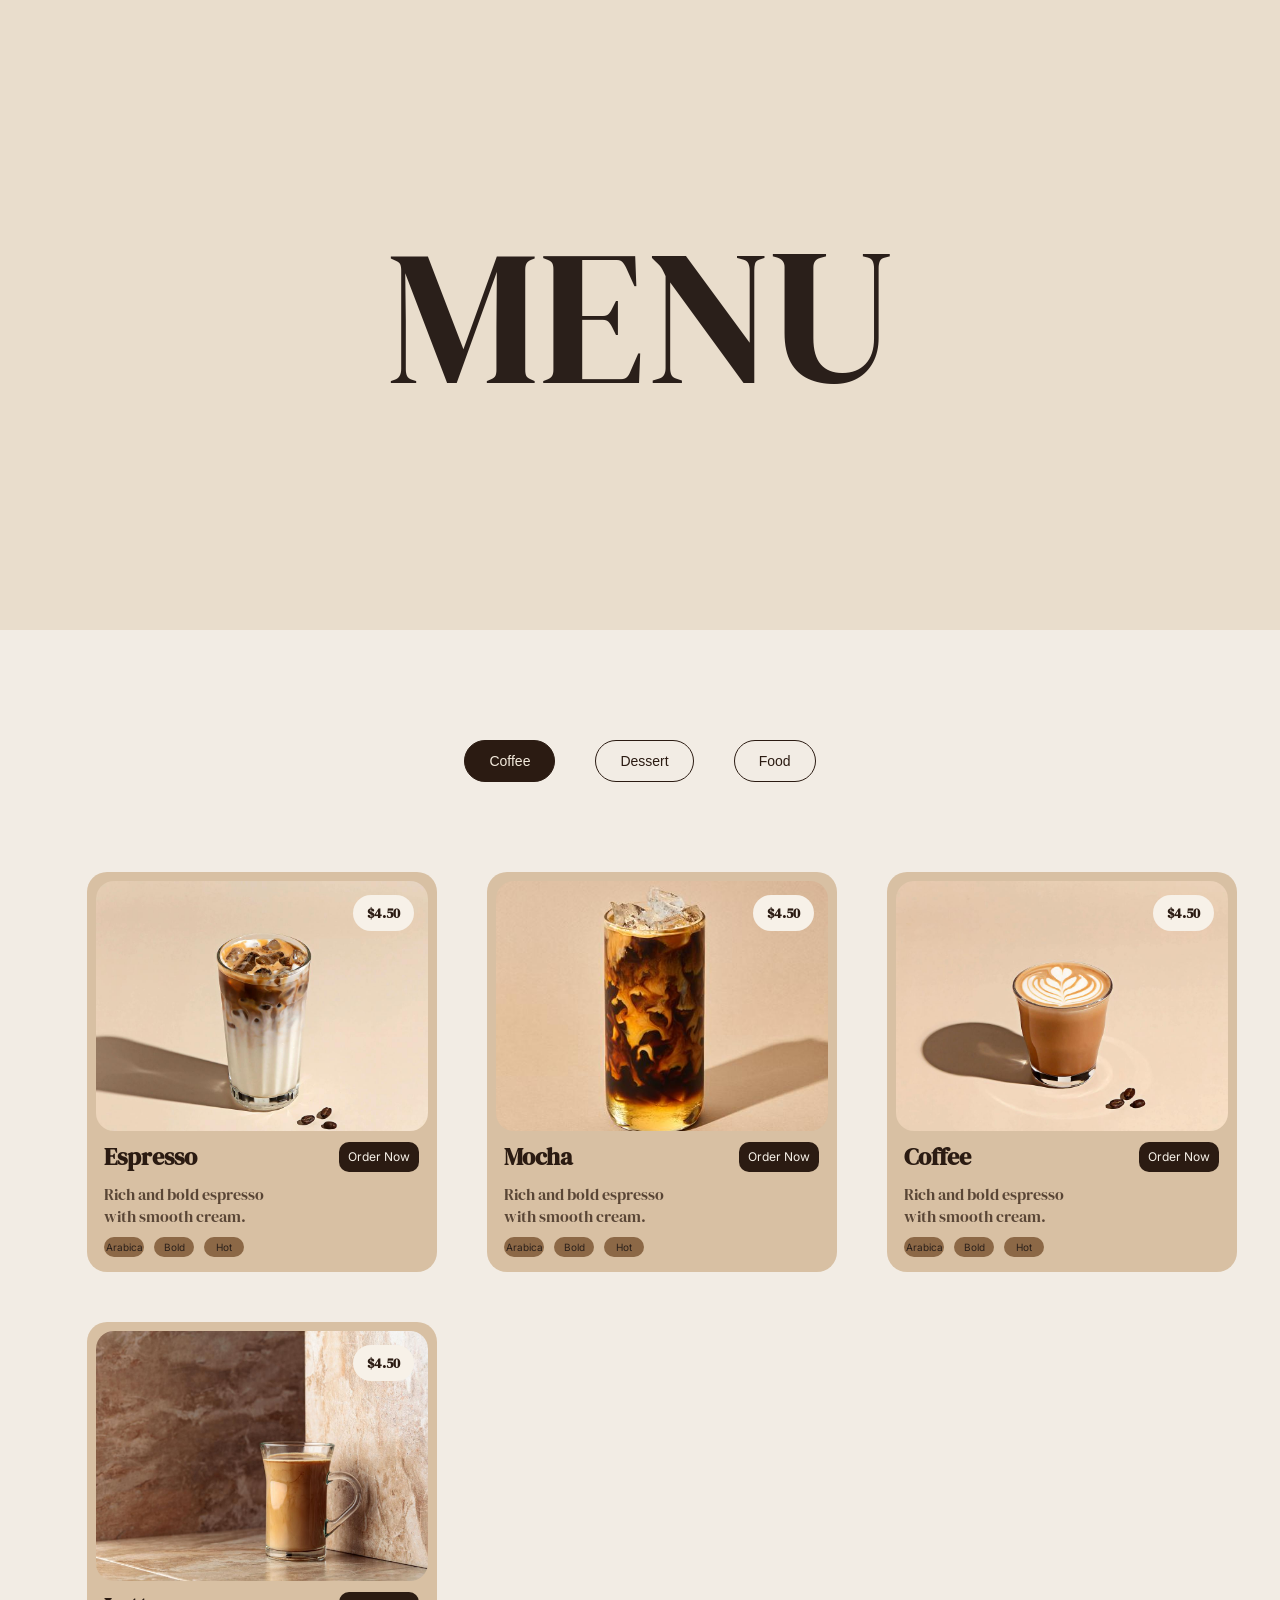
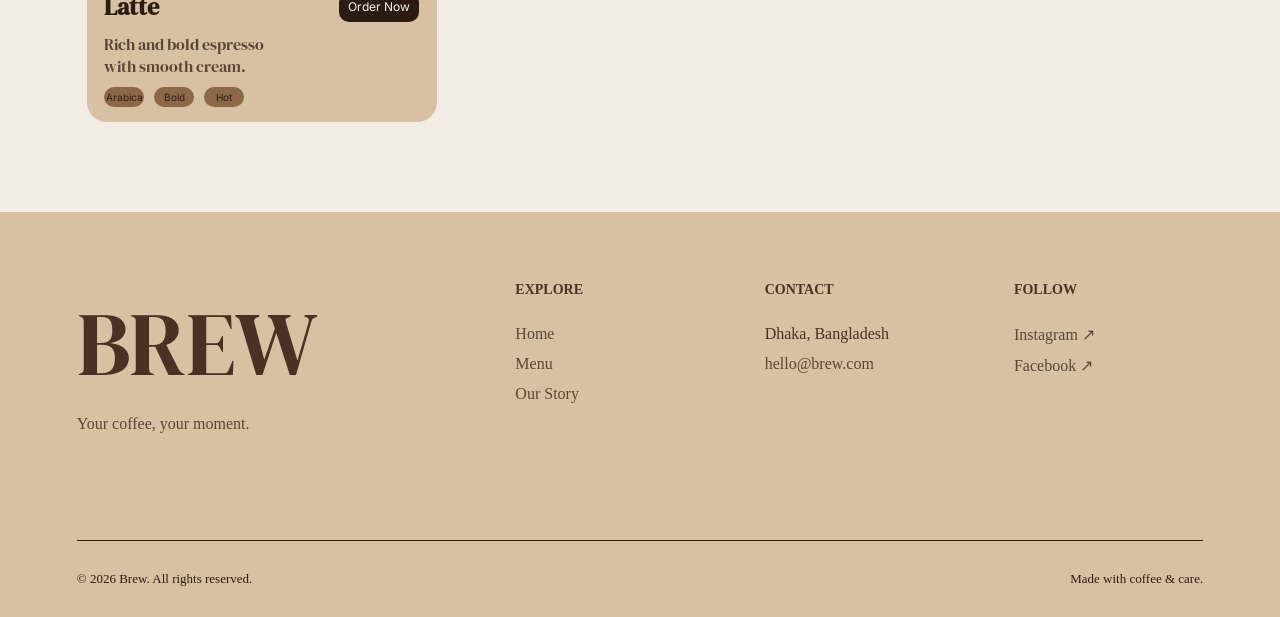
<file: pages/about.html>
<!DOCTYPE html>
<html lang="en">
<head>
    <meta charset="UTF-8">
    <meta name="viewport" content="width=device-width, initial-scale=1.0">
    <link rel="stylesheet" href="../asset/style.css">
    <link rel="stylesheet" href="../asset/menu.css">
    <title>Menu</title>
</head>
<body>
    <section class="menu-hero">
        <h1>MENU</h1>
    </section>
    <section class="menu">
        <div class="menu-options">
            <button id="btn4" class="active" data-category="coffee">Coffee</button>
            <button id="btn4" data-category="dessert">Dessert</button>
            <button id="btn4" data-category="food">Food</button>
        </div>
        <div class="menu-items">
            <div class="coffee">
                <div class="feature-card">
                    <div class="image">
                        <span class="price">$4.50</span>
                    </div>
                    <div class="info">
                        <div class="name">
                            <h2>Espresso</h2>
                            <button id="btn">Order Now</button>
                        </div>
                        <p>Rich and bold espresso<br>with smooth cream.</p>
                        <div class="type">
                            <div>Arabica</div>
                            <div>Bold</div>
                            <div>Hot</div>
                        </div>
                    </div>
                </div>
                <div class="feature-card">
                    <div class="image" id="image2">
                        <span class="price">$4.50</span>
                    </div>
                    <div class="info">
                        <div class="name">
                            <h2>Mocha</h2>
                            <button id="btn">Order Now</button>
                        </div>
                        <p>Rich and bold espresso<br>with smooth cream.</p>
                        <div class="type">
                            <div>Arabica</div>
                            <div>Bold</div>
                            <div>Hot</div>
                        </div>
                    </div>
                </div>
                <div class="feature-card">
                    <div class="image" id="image3">
                        <span class="price">$4.50</span>
                    </div>
                    <div class="info">
                        <div class="name">
                            <h2>Coffee</h2>
                            <button id="btn">Order Now</button>
                        </div>
                        <p>Rich and bold espresso<br>with smooth cream.</p>
                        <div class="type">
                            <div>Arabica</div>
                            <div>Bold</div>
                            <div>Hot</div>
                        </div>
                    </div>
                </div>
                <div class="feature-card">
                    <div class="image" id="image4">
                        <span class="price">$4.50</span>
                    </div>
                    <div class="info">
                        <div class="name">
                            <h2>Latte</h2>
                            <button id="btn">Order Now</button>
                        </div>
                        <p>Rich and bold espresso<br>with smooth cream.</p>
                        <div class="type">
                            <div>Arabica</div>
                            <div>Bold</div>
                            <div>Hot</div>
                        </div>
                    </div>
                </div>
            </div>
            <div class="dessert">
                <div class="feature-card">
                    <div class="image">
                        <span class="price">$4.50</span>
                    </div>
                    <div class="info">
                        <div class="name">
                            <h2>Tiramisu</h2>
                            <button id="btn">Order Now</button>
                        </div>
                        <p>Rich and bold espresso<br>with smooth cream.</p>
                        <div class="type">
                            <div>Arabica</div>
                            <div>Bold</div>
                            <div>Hot</div>
                        </div>
                    </div>
                </div>
                <div class="feature-card">
                    <div class="image" id="image2">
                        <span class="price">$4.50</span>
                    </div>
                    <div class="info">
                        <div class="name">
                            <h2>Croissant</h2>
                            <button id="btn">Order Now</button>
                        </div>
                        <p>Rich and bold espresso<br>with smooth cream.</p>
                        <div class="type">
                            <div>Arabica</div>
                            <div>Bold</div>
                            <div>Hot</div>
                        </div>
                    </div>
                </div>
                <div class="feature-card">
                    <div class="image" id="image3">
                        <span class="price">$4.50</span>
                    </div>
                    <div class="info">
                        <div class="name">
                            <h2>Cinnamon Roll</h2>
                            <button id="btn">Order Now</button>
                        </div>
                        <p>Rich and bold espresso<br>with smooth cream.</p>
                        <div class="type">
                            <div>Arabica</div>
                            <div>Bold</div>
                            <div>Hot</div>
                        </div>
                    </div>
                </div>
                <div class="feature-card">
                    <div class="image" id="image4">
                        <span class="price">$4.50</span>
                    </div>
                    <div class="info">
                        <div class="name">
                            <h2>Mocha Cream</h2>
                            <button id="btn">Order Now</button>
                        </div>
                        <p>Rich and bold espresso<br>with smooth cream.</p>
                        <div class="type">
                            <div>Arabica</div>
                            <div>Bold</div>
                            <div>Hot</div>
                        </div>
                    </div>
                </div>
            </div>
            <div class="food">
                <div class="feature-card">
                    <div class="image">
                        <span class="price">$4.50</span>
                    </div>
                    <div class="info">
                        <div class="name">
                            <h2>Grilled Cheese</h2>
                            <button id="btn">Order Now</button>
                        </div>
                        <p>Rich and bold espresso<br>with smooth cream.</p>
                        <div class="type">
                            <div>Arabica</div>
                            <div>Bold</div>
                            <div>Hot</div>
                        </div>
                    </div>
                </div>
                <div class="feature-card">
                    <div class="image" id="image2">
                        <span class="price">$4.50</span>
                    </div>
                    <div class="info">
                        <div class="name">
                            <h2>Avocado Toast</h2>
                            <button id="btn">Order Now</button>
                        </div>
                        <p>Rich and bold espresso<br>with smooth cream.</p>
                        <div class="type">
                            <div>Arabica</div>
                            <div>Bold</div>
                            <div>Hot</div>
                        </div>
                    </div>
                </div>
                <div class="feature-card">
                    <div class="image" id="image3">
                        <span class="price">$4.50</span>
                    </div>
                    <div class="info">
                        <div class="name">
                            <h2>Breakfast Bagel</h2>
                            <button id="btn">Order Now</button>
                        </div>
                        <p>Rich and bold espresso<br>with smooth cream.</p>
                        <div class="type">
                            <div>Arabica</div>
                            <div>Bold</div>
                            <div>Hot</div>
                        </div>
                    </div>
                </div>
                <div class="feature-card">
                    <div class="image" id="image4">
                        <span class="price">$4.50</span>
                    </div>
                    <div class="info">
                        <div class="name">
                            <h2>BreakfastSandwich</h2>
                            <button id="btn">Order Now</button>
                        </div>
                        <p>Rich and bold espresso<br>with smooth cream.</p>
                        <div class="type">
                            <div>Arabica</div>
                            <div>Bold</div>
                            <div>Hot</div>
                        </div>
                    </div>
                </div>
            </div>
        </div>
    </section>
        <footer>
        <div class="footer-top">

            <div class="footer-brand">
                <h2>BREW</h2>
                <p>Your coffee, your moment.</p>
            </div>

            <div class="footer-links">
                <h3>Explore</h3>
                <a href="#">Home</a>
                <a href="#">Menu</a>
                <a href="#">Our Story</a>
            </div>

            <div class="footer-contact">
                <h3>Contact</h3>
                <p>Dhaka, Bangladesh</p>
                <a href="mailto:hello@brew.com">hello@brew.com</a>
            </div>

            <div class="footer-social">
                <h3>Follow</h3>
                <a href="#">Instagram ↗</a>
                <a href="#">Facebook ↗</a>
            </div>
    </div>
    <div class="footer-bottom">
        <p>© 2026 Brew. All rights reserved.</p>
        <p>Made with coffee & care.</p>
    </div>
    </footer>
    <script src="../backend/menu.js"></script>
</body>
</html>
</file>
<file: asset/style.css>
@import url('https://fonts.googleapis.com/css2?family=Anton&family=Bebas+Neue&family=DM+Serif+Display:ital@0;1&family=Inter:ital,opsz,wght@0,14..32,100..900;1,14..32,100..900&family=Poppins:ital,wght@0,100;0,200;0,300;0,400;0,500;0,600;0,700;0,800;0,900;1,100;1,200;1,300;1,400;1,500;1,600;1,700;1,800;1,900&display=swap');
*
{
    margin: 0;
    padding: 0;
    box-sizing: border-box;
}
body{background-color: #F2ECE4;}
::-webkit-scrollbar{display: none;}
::selection
{
    background-color: #4B3124;
    color: #f5f0e8;
}
button{cursor: pointer;}
a, li
{
    text-decoration: none;
    list-style: none;
}
.hero-section
{
    display: flex;
    min-height: 100vh;
    /* background-color: #F5F1EA; */
    /* background-color: #F2ECE4; */
}
.hero-section a
{
    color: #2A1F1A;
    font-weight: 500;
    transition: all 0.25s ease-in-out;
}
.hero-section a:hover
{
    color: #8C6846;
}
.hero-section .left-section header
{
    font-size: 20px;
    display: flex;
    justify-content: flex-start;
    margin-top: 20px;
    font-family: 'DM Serif Display', serif;
    color: #4B3124;
}
.hero-section .left-section
{
    width: 45%;
    font-family: 'Inter', sans-serif;
    display: flex;
    flex-direction: column;
    align-items: center;
    justify-content: space-between;
}
.hero-section .right-section
{
    width: 55%;
    display: flex;
    align-items: center;
    justify-content: center;
    background-image: url('../image/7fd68dcc6dfa0c4d731bef9cfa76df9d.jpg');
    background-repeat: no-repeat;
    background-size: cover;
    background-position: center;
    margin: 10px;
    border-radius: 20px;
    transition: transform .6s ease;
}
.hero-section .left-section .nav
{
    width: 100%;
    display: flex;
    align-items: center;
    justify-content: space-around;
    margin-bottom: 20px;
}
.hero-section .left-section .main-container
{
    display: flex;
    flex-direction: column;
    align-items: flex-start;
    justify-content: center;
    width: 500px;
    gap: 20px;
}
.hero-section .left-section .main-container h1
{
    text-align: start;
    font-family: "DM Serif Display", serif;
    font-weight: 400;
    font-size: 60px;
    color: #2A1F1A;
}
.hero-section .left-section .main-container p
{
    /* text-align: justify; */
    color: #6C625A;
}
.hero-section .left-section .main-container .buttons button
{
    width: 150px;
    height: 50px;
    border-radius: 30px;
    font-weight: 600;
    color: black;
    font-family: 'Inter', sans-serif;
    background: transparent;
    transition: all 0.3s ease-in-out;
}
#btn1{background-color: #4B3124; border: none;}
#btn1 a{color: #f7f2eb;}
#btn2{background-color: transparent; color: #4B3124; border: 2px solid #4B3124;}
#btn1:hover
{
    background-color: #A67C52;
}
#btn2:hover
{
    border: none;
    color: #F2ECE4;
    background-color: #A67C52;
}
.featured
{
    min-height: 100vh;
    display: flex;
    flex-direction: column;
}
.featured .featured-header
{
    display: flex;
    flex-direction: column;
    gap: 20px;
    padding-top: 10px;
    color: #4B3124;
    padding-left: 10px;
    font-family: 'DM Serif Display', serif;
}
.featured .featured-header h3{font-family: "Inter", sans-serif; font-size: 18px; font-weight: 600; letter-spacing: 3px; text-transform: uppercase; color: #8C6846;} 
.featured .featured-header h2{font-size: 40px;} 
.featured .feature-cards
{
    flex-grow: 1;
    display: flex;
    align-items: center;
    justify-content: center;
}
.featured .feature-cards .center-grid
{
    display: flex;
    align-items: center;
    justify-content: center;
    gap: 30px;
}
.feature-card
{
    margin: 10px;
    width: 350px;
    height: 400px;
    border-radius: 20px;
    display: flex;
    align-items: center;
    flex-direction: column;
    background: #D8C0A3;
    /* background-color: #C9A982; */
    color:#2B1B12 ;
    transition: transform 0.35s ease, box-shadow 0.35s ease, background-color 0.35s ease, color 0.35s ease;
}
.feature-card:hover
{
    color: #D8C0A3;
    background-color: #4B3124;
    transform: translateY(-8px);
    box-shadow: 0 15px 30px rgba(43, 27, 18, 0.12);
}
.feature-card .image
{
    width: calc(100% - 18px);
    height: 250px;
    margin: 9px;
    border-radius: 18px;
    background-image: url('../image/dyS9i7c3xSO0JrzfotWmnk851kbR5rCVEuEkqBBquraiSs4mh5aB7oxEmB8zdJplnIQ8Ll3_gF8l6Xt_gzZPv9AOONyfDFipK538BBxtKo6Lg50_vqX6buyXQnrqxrWGJakrJIKlr4HwPlY54Fx9-kfymQqjZsU4fw7i7g_4ilBokoHyQlucAw5PJfnzPOTk.jpg');
    background-repeat: no-repeat;
    background-position: center;
    position: relative;
    background-size: cover;
}
#image2{background-image: url('../image/lvCy5M-XGdmBeiBZMHyVx-lh6RiNagt5p-t-pDerp0VFq15Xi0Zuzs3L6IqZZ5K8QgKSGesBzvT9m_P2TsK2s3Ht0zIpmJF9APXXIeL6fBdpmcMxOoRnzor9RgtyFkGdOkb5Ujuy_YEePGdtI4492tJxSxMcbX5XFB3wj_hu5m0.jpg');}
#image3{background-image: url('../image/n_f8OPXRrosW5-pkt2-9YwfXaZ43RB_a_IfUaZN9Y_tE0tPr2lQEQ9pzza5nv9rLbrmiVXadkBp4AyCsYFcJwOnb6wVhgYlgsXCWHzOrVbe7mZ1PAYRD3MmWcp0smxlNvykwGWmxreYFulKYPR9nizmJx5n_6veTjJUjHzlNvK4JfkV3vFKpUxCpCERpoXOK.jpg');}
.feature-card .info
{
    width: 90%;
    display: flex;
    flex-direction: column;
    gap: 10px;
    font-family: 'DM Serif Display', serif;
}
.feature-card .info .name
{
    display: flex;
    align-items: center;
    justify-content: space-between;
    gap: 10px;
}
.feature-card .info p{color: #5A4636;}
.feature-card .info .type
{
    display: flex;
    align-items: center;
    gap: 10px;
}
.feature-card .info .type div
{
    background-color: #8C6846;
    color: #2A1F1A;
    font-size: 10px;
    height: 20px;
    display: flex;
    align-items: center;
    justify-content: center;
    font-family: 'Inter', sans-serif;
    width: 40px;
    border-radius: 20px;
}
.feature-card #btn
{
    width: 80px;
    height: 30px;
    background-color: #2B1B12;
    color: #F7F1E8;
    border: none;
    border-radius: 10px;
    font-size: 12px;
    font-family: 'Inter', sans-serif;
    transition: all 0.3s ease-in-out;
}
.feature-card #btn:hover
{
    width: 100px;
    background-color: #F7F1E8;
    color: #2B1B12;
}
.feature-card .image .price {
    position: absolute;
    top: 14px;
    right: 14px;

    background: #F7F1E8;
    color: #2B1B12;

    padding: 8px 14px;
    border-radius: 999px;
    font-family: 'DM Serif Display', serif;
    font-size: 14px;
    font-weight: 600;
}
/* .story
{
    position: relative;
} */
.story .our-story
{
    position: relative;
    min-height: 100vh;
}
.our-story h1
{
    position: absolute;
    top: 50px;
    left: 50px;
    color: #2B1B12;
    font-size: clamp(50px, 6vw, 90px);
    font-weight: 400;
    font-family: "DM Serif Display", serif;
}
.our-story p
{
    color: #2B1B12;
    position: absolute;
    right: 6%;
    bottom: 12%;
    max-width: 400px;
    font-family: "Inter", sans-serif;
    font-size: 18px;
    line-height: 1.7;
}
.image-section
{
    min-height: 100vh;
    /* position: relative; */
    display: flex;
    align-items: center;
    justify-content: center;
    width: 100%;
}
.image-section .story-image
{
    width: 70%;
    height: 500px;
    overflow: hidden;
    border-radius: 20px;
    background-image: url('../image/mJx40jMV3jnprVuwho_k70lLK6lufKcbh-qnLhIsgE45iBCyogqEAKl6pgRHQ4-0FZM4-hMFNddMCUxVr31Y5TPFHHQnXLs4VJLSCTEJQKNQnzxI48wXDg__DpnlD2_mNfsmiZwwpOg3lUiOLLbRemgyVhLMc3Vua6goruJGH8PFWirKFvWJot8aMU2Z7xX4.jpg');
    background-repeat: no-repeat;
    background-size: cover;
    background-position: center;
}
.cta
{
    min-height: 80vh;
    display: flex;
    align-items: center;
    justify-content: center;
    background-color: #4B3124;
}
.cta .center
{
    display: flex;
    flex-direction: column;
    align-items: center;
    gap: 20px;
    width: 500px;
    color: #D8C0A3;
}
.cta .center h1{font-family: 'DM Serif Display', serif; font-size: 120px; font-weight: 400;}
.cta .center p{font-family: 'Inter', sans-serif; font-size: 18px; font-weight: 400;}
.cta .center #btn3
{
    height: 50px;
    width: 150px;
    border-radius: 40px;
    border: 2px solid #D8C0A3;
    color: #D8C0A3;
    background: transparent;
    font-family: 'Inter', sans-serif;
    font-size: 15px;
    transition: all 0.3s ease-in-out;
}
.cta .center #btn3:hover
{
    background-color: #D8C0A3;
    color: #4B3124;
}
.cta ::selection
{
    background-color: #D8C0A3;
    color: #2B1B12;
}
footer {
    min-height: 45vh;
    background-color: #D8C0A3;
    color: #4B3124;
    padding: 70px 6% 30px;

    display: flex;
    flex-direction: column;
    justify-content: space-between;
}

.footer-top {
    display: grid;
    grid-template-columns: 2fr 1fr 1fr 1fr;
    gap: 60px;
}

.footer-brand h2 {
    font-size: clamp(50px, 7vw, 100px);
    margin: 0;
    font-family: 'DM Serif Display', serif;
    font-weight: 400;
}

.footer-brand p {
    margin-top: 10px;
    color: #5A4636;
}

.footer-links,
.footer-contact,
.footer-social {
    display: flex;
    flex-direction: column;
    gap: 12px;
}

footer h3 {
    font-size: 14px;
    text-transform: uppercase;
    margin-bottom: 15px;
}

footer a {
    color: #5A4636;
    text-decoration: none;
    transition: opacity 0.3s ease;
}

footer a:hover {
    opacity: 0.6;
}

.footer-bottom {
    display: flex;
    justify-content: space-between;
    align-items: center;

    padding-top: 30px;
    margin-top: 80px;

    border-top: 1px solid #2A1F1A;
}

.footer-bottom p {
    font-size: 13px;
    color: #2B1B12;
}
@media (max-width: 768px)
{
    html, body
    {
        overflow-x: hidden;
    }
    .hero-section
    {
        width: 100%;
        max-width: 100%;
    }
    .hero-section .right-section
    {
        display: none;
    }
    .hero-section .left-section
    {
        width: 100%;
        justify-content: space-between;
    }
    .hero-section .left-section h2
    {
        font-size: 40px;
    }
    .hero-section .left-section .main-container
    {
        align-items: center;
    }
    .hero-section .left-section .main-container h1, .main-container p
    {
        text-align: center;
        justify-content: center;
    }
    .hero-section .left-section .main-container h1
    {
        font-size: 50px;
    }
    .hero-section .left-section .main-container p
    {
        width: 300px;
    }
    .featured
    {
        row-gap: 20px;
    }
    .feature-cards
    {
        width: 100%;
    }
    .featured .feature-cards .center-grid
    {
       flex-direction: column;
        gap: 30px;
        width: 100%;
    }
    .featured .featured-header h2
    {
        font-size: 30px;
    }
    footer
    {
        padding: 50px 28px 25px;
        min-height: auto;
    }
    .footer-top
    {
        grid-template-columns: 1fr 1fr;
        gap: 40px 30px;
    }
    .footer-brand h2
    {
        font-size: 60px;
    }
    .footer-bottom
    {
        margin-top: 50px;
        gap: 20px;
    }
    .story .our-story
    {
        min-height: auto;
        padding: 80px 25px;
    }
    .our-story h1
    {
        position: static;
        font-size: clamp(50px, 15vw 80px);
        margin-bottom: 60px;
    }
    .our-story p
    {
        position: static;
        max-width: none;
        font-size: 17px;
        line-height: 1.7;
    }
    .cta .center h1
    {
        font-size: 80px;
    }
}
</file>
<file: asset/menu.css>
.menu-hero
{
    min-height: 70vh;
    display: flex;
    align-items: center;
    justify-content: center;
    background-color:#E9DDCC;
}
.menu-hero h1
{
    font-family: 'DM Serif Display', serif;
    font-weight: 400;
    font-size: clamp(100px, 15vw, 220px);
    color: #2A1F1A;
}
.menu 
{
    min-height: 100vh;
    padding: 100px 6%;
    display: flex;
    gap: 50px;
    flex-direction: column;
}
.menu .menu-options
{
    padding: 10px;
    display: flex;
    align-items: center;
    justify-content: center;
    gap: 40px;
}
.menu .menu-options button
{
    padding: 12px 24px;
    border: 1px solid #2b1b12;
    border-radius: 999px;
    background: transparent;
    color: #2b1b12;
    font-size: 14px;
    cursor: pointer;
}
.menu .menu-options button.active
{
    background-color: #2b1b12;
    color: #f4ebdd;
}
.menu .menu-items
{
    flex-grow: 1;
    width: 100%;
    /* display: flex;
    align-items: center;
    justify-content: center; */
}
.coffee, .dessert, .food
{
    width: 100%;
    display: none;
    grid-template-columns: repeat(3, 1fr);
    gap: 30px;
}
.menu-items div .feature-card
{
    opacity: 0;
    transform: translateY(20px);
    transition:
        opacity 0.45s ease,
        transform 0.45s ease,
        background-color 0.35s ease,
        box-shadow 0.35s ease;
}
.menu-items div .feature-card.show
{
    animation: cardIn 0.45s ease forwards;
}
.feature-card.show:hover
{
    transform: translateY(-8px);
    background-color: #2b1b12;
    color: #f4ebdd;
}
#image4{background-image: url('../image/EZFI3zv4sbg-uCOmVpO0sUtfs4AtezIwUeSRJIPNT-TrhndQPssKsXjcZ_xLD2lQFKZYd7ZONFowSmReIxorKJO0D6LMUBdML33Y9TNMNUErSFtw0mCtuj--6qYEZPzA-FBSKivYH2rYCJ9Xv9yj6BWy98Ux9aH5EfRuKTNN9iZr7TGBb0VaNbD9_tyRxZFV.jpg');}
@keyframes cardIn
{
    from {
        opacity: 0;
        translate: 0 20px;
    }
    to {
        opacity: 1;
        translate: 0 0;
    }
}
.dessert .feature-card .image
{
    background-image: url('../image/KggJBWhkGCusIx6zr3YHaePdNsTbsLTFfZZeWU1MdvMChzebHxj3O_nrfNLk5h5x6hFqUoQqKwVKAR2fm5LSmXGP2-apMcsoMCOTH6HQvFxLxTIvm0RvRz4-5m4Hh0koYqAFXJ6bEwaOAKrbSLaGTQjrbauLjuukTqm4_3kpdM3icrYDL-cOHL1yz2RmhMpC.jpg');
}
.food .feature-card .image
{
    background-image: url('../image/hpAJuekT3ScoA0biljylbtpD6YYQnDcT2PMBTSe8Ile-0GOLyA27dmoL0uK8kIFLQHhPUOnWaztwzjDKSDk-J_eJBpXNTBoj4nxc-Lc7s7qJJaas8_aDfP4y1NcsAksOb_jf4IfXYgHJnAuBs1vzs1mfcx4qJJ2D9zBDQALYn51FKEx9sTb1I0Iw6d5vwJlx.jpg');
}
.dessert #image2{background-image: url('../image/kzlwJx6i1NcroPu-WPrF-ZYmnfxC_wB6kiJZJXtfvgZ98o7kIzQ6UlL0LsjPdwwNsyA2oqAQIvmspPeUri_swsCEUj_ue7KJXC5YVGNBzWofrbwouQR67zPMwoDKo-NS375tqaj2MoK9MYOiRrV_6yOFCIBbdL0AkYRh0uoywkSQN66dukKgeh1QG2QxUl0d.jpg');}
.dessert #image3{background-image: url('../image/Br0T5M-cRjK4VpB2JIFKEU9uTEec3aXuHw1JDBsmQV7OXbQPlZg6ORdnnGwArMZd_LoRCjwt4nhYDW_ebktE2l393P9lGJsIiHumWUr1fpL_4pP0LFcvQSig5aVUHiZmLyRUOIwd_A50Y4V4wCzMZSIog3j2MUJb-6fiu0mleg8.jpg');}
.dessert #image4{background-image: url('../image/c7EHYL4IZIKYsQqp89wZdr9Ds3eBEZGhP932gvqvLuyf0dKEMkQSSNNDjol4SjM5Z5PP84lF2C0BB1Ae5A9BO-euqyMHIKB4iwjy46WPD4eVjOQq2b_3u8VJqrHwk0zd47DUxRB7b94hj1qu8_YtGHyVLVOc_22159LxXzhGle2Yb0JvybX-3v5damP09bi1.jpg');}
.food #image2{background-image: url('../image/K0XwE4UX7W3Y9vk5s-W2_wxrPinN5SkmIAoDahXZN9IMp8rX1Kq-HY9QjAEvZVmAaObsa_SkKiS4-JiCYJSSUBSSvcfrhRiDa7ly7dnhA7V0F5th6OVbAEjGQcKgpbTc1knEtPWpJmUW3grd83OY1kVEWhTH6d_qMKbRAC5HwQ2TLfG7XarHSio03Pn-YsZa.jpg');}
.food #image3{background-image: url('../image/Rhbs_D-GYYdmxifv-6SS2lQ1hXA1XPlYMrnQabwn1kz_Ex_qu4bigr5qUms8_PdexrNb3vDLpJT9bXjPRLOXgZTjNjkwgJKSnoJkKBow4G5afFdzplAFyx_oy8YwCoI_NL7QPxGAxT6l7cKM0N5GpXQ5ADuTdIqSkcwfrkRV6HijPrnI8GATfZ840Db5bep3.jpg')}
.food #image4{background-image: url('../image/mbOSczZ58cqvX_Nues8p2gQIKtrzgykj0qmO_FQucc2Vv-0IGukjNXjNYNR6wmfu7s248JUXqZvH8dTooiRYIUR6NsBl8fl-S-aZcxtj6Wu5yzXa6fLWJPVenjXYKzD8FO5phfeveskuFEVi4ZhI9XAR_W51jQOH402jSKE-ViHNENN0jXGSyMO9pP7cKF5T.jpg');}

@media (max-width: 768px) {

    .menu-hero {
        min-height: 40vh;
    }

    .menu-hero h1 {
        font-size: clamp(80px, 22vw, 130px);
    }

    .menu {
        padding: 60px 16px;
        gap: 35px;
    }

    .menu .menu-options {
        gap: 12px;
        padding: 0;
    }

    .menu .menu-options button {
        padding: 11px 20px;
    }

    .menu .menu-items {
        width: 100%;
    }

    .coffee,
    .dessert,
    .food {
        width: 100%;
        grid-template-columns: 1fr;
        gap: 30px;
    }

    .feature-card {
        width: min(350px, 100%);
        margin: 0 auto;
    }
}
</file>
